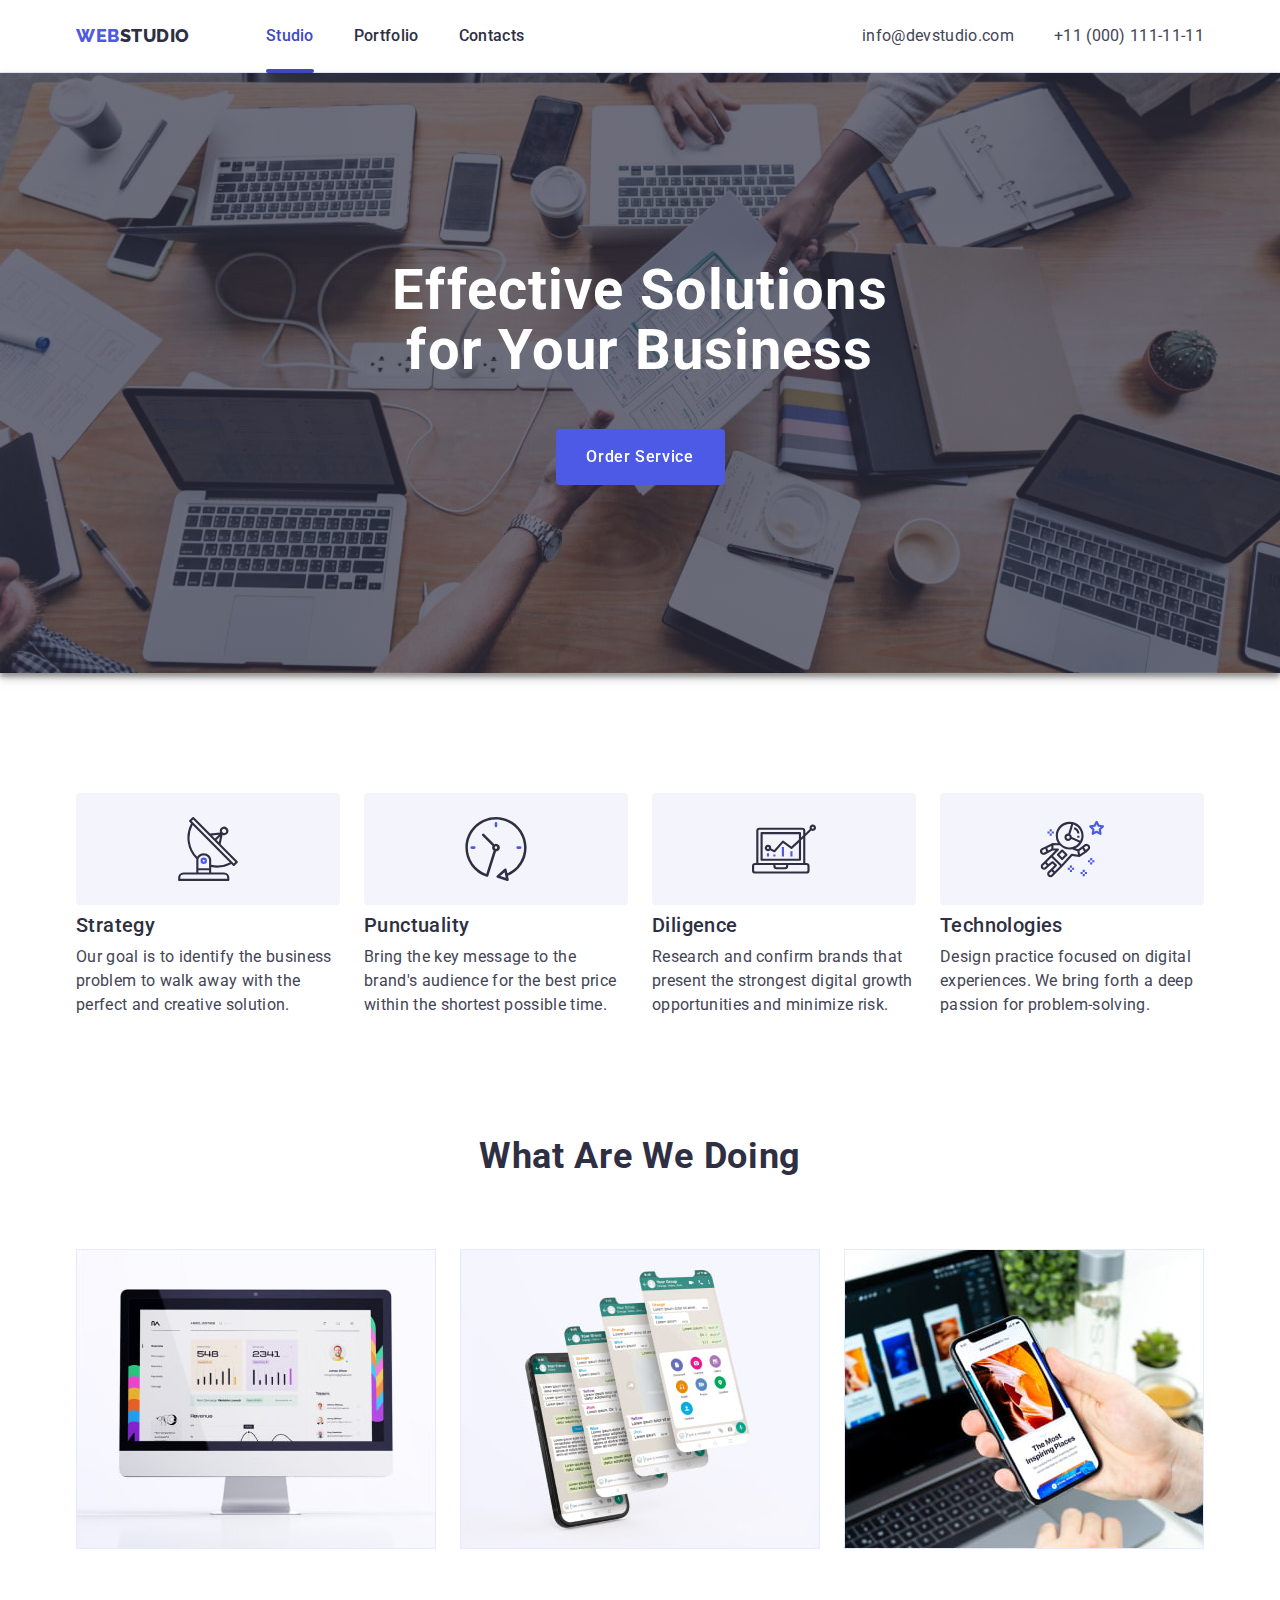
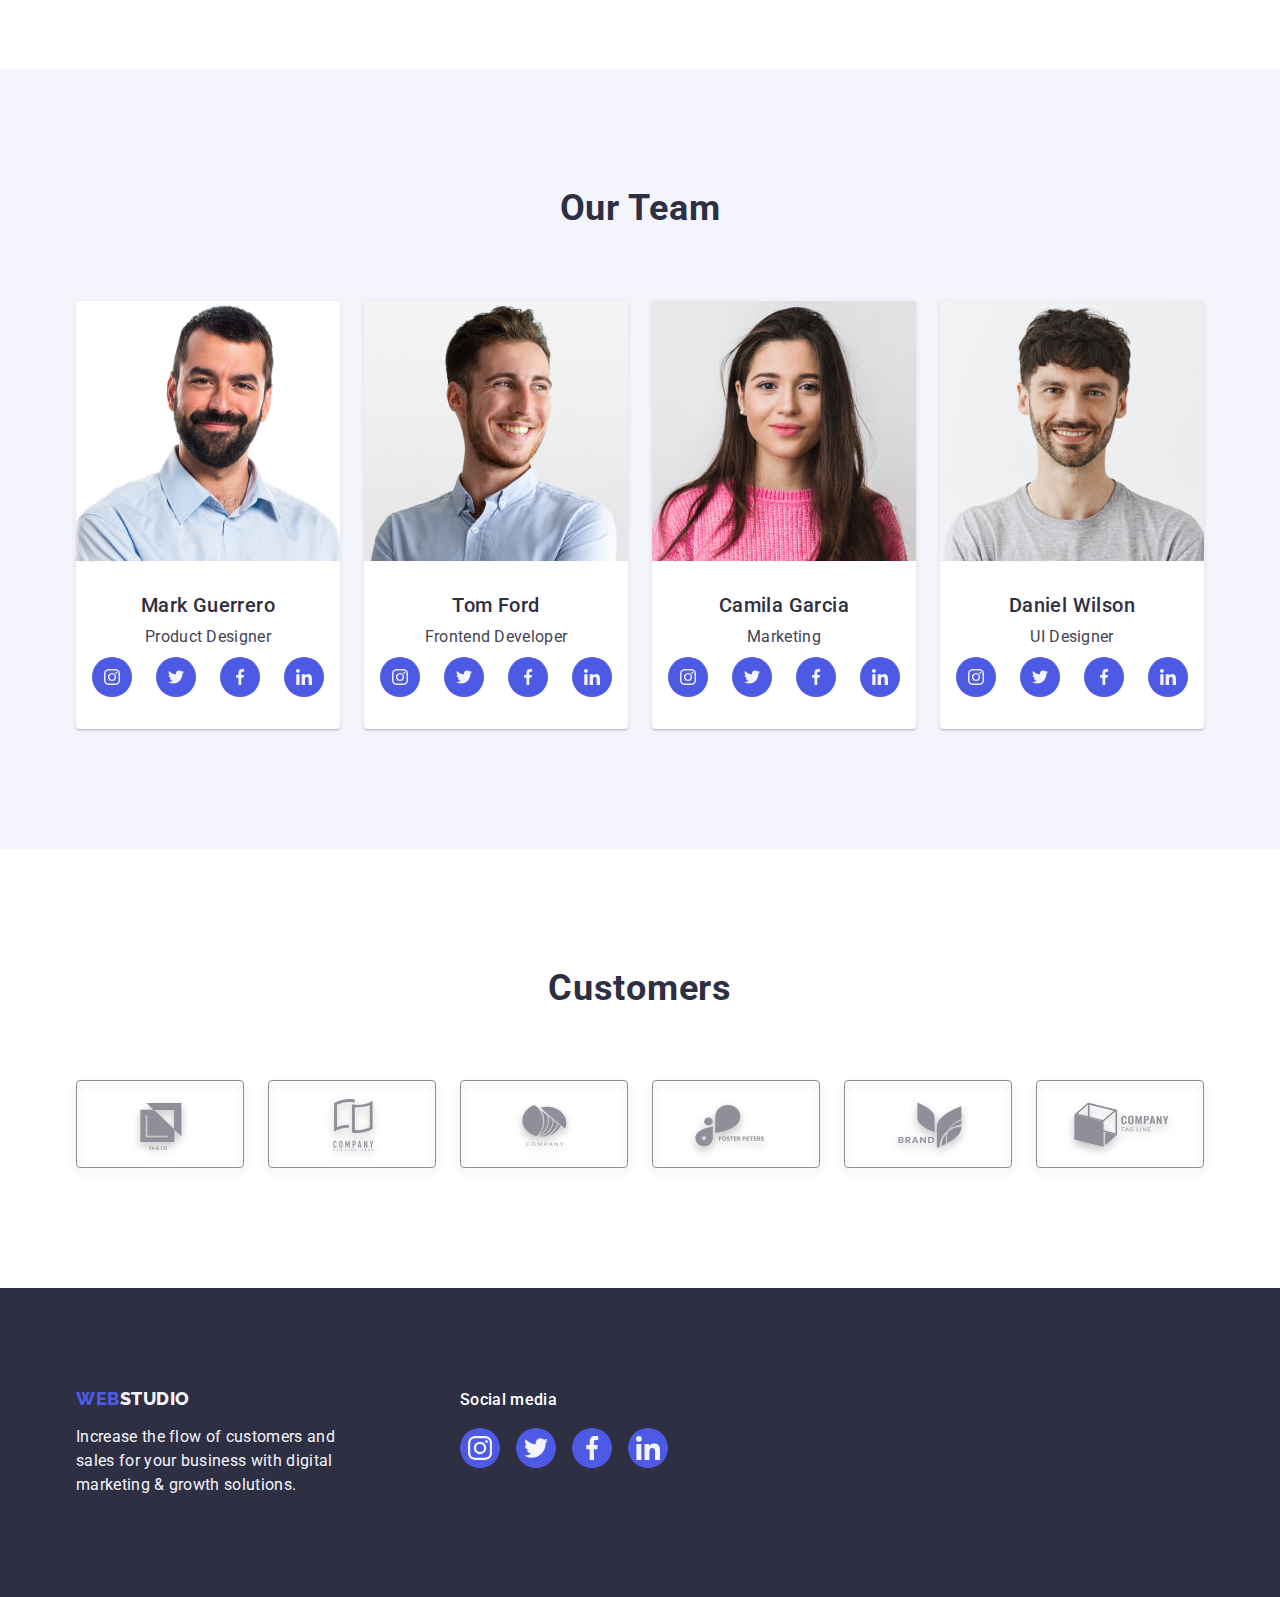
<file: index.html>
<!DOCTYPE html>
<html lang="en">
  <head>
    <meta charset="UTF-8" />
    <meta http-equiv="X-UA-Compatible" content="IE=edge" />
    <meta name="viewport" content="width=device-width, initial-scale=1.0" />
    <title>Web Studio</title>
    <!-- Fonts -->
    <link rel="preconnect" href="https://fonts.googleapis.com" />
    <link rel="preconnect" href="https://fonts.gstatic.com" crossorigin />
    <link
      href="https://fonts.googleapis.com/css2?family=Raleway:wght@800&family=Roboto:wght@400;500;700;900&display=swap"
      rel="stylesheet"
    />
    <!-- Normalize -->
    <link
      rel="stylesheet"
      href="https://cdnjs.cloudflare.com/ajax/libs/modern-normalize/1.0.0/modern-normalize.min.css"
    />
    <!-- css -->
    <link rel="stylesheet" href="css/styles.css" />
  </head>
  <body>
    <!-- header -->

    <header class="header">
      <!-- navigation -->
      <div class="container-header container">
        <nav class="header-nav">
          <a href="./index.html" class="header-nav-logo link logo"
            >Web<span class="logo-lead">Studio</span></a
          >
          <ul class="header-nav-list list">
            <li class="header-nav-item">
              <a
                href="./index.html"
                class="header-nav-link link primary-text active"
                >Studio</a
              >
            </li>
            <li class="header-nav-item">
              <a
                href="./portfolio.html"
                class="header-nav-link link primary-text"
                >Portfolio</a
              >
            </li>
            <li class="header-nav-item">
              <a href="" class="header-nav-link link primary-text">Contacts</a>
            </li>
          </ul>
        </nav>
        <!-- address -->
        <address class="header-address">
          <ul class="header-cont-list list">
            <li class="header-cont-item">
              <a
                href="mailto:info@devstudio.com"
                class="header-cont-link link primary-text"
                >info@devstudio.com</a
              >
            </li>
            <li class="header-cont-item">
              <a
                href="tel:+110001111111"
                class="header-cont-link link primary-text"
                >+11 (000) 111-11-11</a
              >
            </li>
          </ul>
        </address>
      </div>
    </header>
    <main>
      <!-- hero 1-->

      <section class="hero hero-bg">
        <div class="container">
          <h1 class="hero-title">Effective Solutions for Your Business</h1>
          <button
            type="button"
            class="hero-btn btn primary-text"
            data-modal-open
          >
            Order Service
          </button>
        </div>
      </section>

      <!-- Features 2-->

      <section class="features section">
        <div class="container">
          <h2 hidden class="features-title">Features</h2>
          <ul class="features-list list">
            <li class="features-item">
              <div class="features-icon-bg">
                <svg class="features-icon" width="64" height="64">
                  <use href="./images/icons.svg#antenna"></use>
                </svg>
              </div>
              <!-- img -->
              <h3 class="features-subtitle subtitle">Strategy</h3>
              <p class="features-desc primary-text">
                Our goal is to identify the business problem to walk away with
                the perfect and creative solution.
              </p>
            </li>
            <li class="features-item">
              <div class="features-icon-bg">
                <svg class="features-icon" width="64" height="64">
                  <use href="./images/icons.svg#clock"></use>
                </svg>
              </div>
              <!-- img -->
              <h3 class="features-subtitle subtitle">Punctuality</h3>
              <p class="features-desc primary-text">
                Bring the key message to the brand's audience for the best price
                within the shortest possible time.
              </p>
            </li>
            <li class="features-item">
              <div class="features-icon-bg">
                <svg class="features-icon" width="64" height="64">
                  <use href="./images/icons.svg#diagram"></use>
                </svg>
              </div>
              <!-- img -->
              <h3 class="features-subtitle subtitle">Diligence</h3>
              <p class="features-desc primary-text">
                Research and confirm brands that present the strongest digital
                growth opportunities and minimize risk.
              </p>
            </li>
            <li class="features-item">
              <div class="features-icon-bg">
                <svg class="features-icon" width="64" height="64">
                  <use href="./images/icons.svg#astronaut"></use>
                </svg>
              </div>
              <!-- img -->
              <h3 class="features-subtitle subtitle">Technologies</h3>
              <p class="features-desc primary-text">
                Design practice focused on digital experiences. We bring forth a
                deep passion for problem-solving.
              </p>
            </li>
          </ul>
        </div>
      </section>

      <!-- Examples 3-->

      <section class="examples section">
        <div class="container">
          <h2 class="examples-title title">What are we doing</h2>
          <ul class="examples-list list">
            <li class="examples-item">
              <img
                src="./images/wawd/img1.jpg"
                alt="img1"
                width="360"
                class="examples-img"
              />
            </li>
            <li class="examples-item">
              <img
                src="./images/wawd/img2.jpg"
                alt="img2"
                width="360"
                class="examples-img"
              />
            </li>
            <li class="examples-item">
              <img
                src="./images/wawd/img3.jpg"
                alt="img3"
                width="360"
                class="examples-img"
              />
            </li>
          </ul>
        </div>
      </section>

      <!-- Our team 4-->

      <section class="team section">
        <div class="container">
          <h2 class="team-title title">Our Team</h2>
          <ul class="team-list list">
            <li class="team-item">
              <img
                src="./images/our_team/markguerrero.jpg"
                alt="Mark Guerrero"
                width="264"
                class="team-img"
              />
              <div class="team-card">
                <h3 class="team-subtitle subtitle">Mark Guerrero</h3>
                <p class="team-desc primary-text">Product Designer</p>
                <ul class="social-list-tc list">
                  <li class="social-item">
                    <a
                      href="https://www.instagram.com/"
                      target="_blank"
                      rel="noreferer noopener"
                      class="social-team-card"
                    >
                      <svg class="social-icon" width="16" height="16">
                        <use href="./images/icons.svg#instagram"></use>
                      </svg>
                    </a>
                  </li>
                  <li class="social-item">
                    <a
                      href="https://twitter.com/"
                      target="_blank"
                      rel="noreferer noopener"
                      class="social-team-card"
                    >
                      <svg class="social-icon" width="16" height="16">
                        <use href="./images/icons.svg#twitter"></use>
                      </svg>
                    </a>
                  </li>
                  <li class="social-item">
                    <a
                      href="https://facebook.com/"
                      target="_blank"
                      rel="noreferer noopener"
                      class="social-team-card"
                    >
                      <svg class="social-icon" width="16" height="16">
                        <use href="./images/icons.svg#facebook"></use>
                      </svg>
                    </a>
                  </li>
                  <li class="social-item">
                    <a
                      href="https://linkedin.com/"
                      target="_blank"
                      rel="noreferer noopener"
                      class="social-team-card"
                    >
                      <svg class="social-icon" width="16" height="16">
                        <use href="./images/icons.svg#linkedin"></use>
                      </svg>
                    </a>
                  </li>
                </ul>
              </div>
            </li>
            <li class="team-item">
              <img
                src="./images/our_team/tomford.jpg"
                alt="Tom Ford"
                width="264"
                class="team-img"
              />
              <div class="team-card">
                <h3 class="team-subtitle subtitle">Tom Ford</h3>
                <p class="team-desc primary-text">Frontend Developer</p>
                <ul class="social-list-tc list">
                  <li class="social-item">
                    <a
                      href="https://www.instagram.com/"
                      target="_blank"
                      rel="noreferer noopener"
                      class="social-team-card"
                    >
                      <svg class="social-icon" width="16" height="16">
                        <use href="./images/icons.svg#instagram"></use>
                      </svg>
                    </a>
                  </li>
                  <li class="social-item">
                    <a
                      href="https://twitter.com/"
                      target="_blank"
                      rel="noreferer noopener"
                      class="social-team-card"
                    >
                      <svg class="social-icon" width="16" height="16">
                        <use href="./images/icons.svg#twitter"></use>
                      </svg>
                    </a>
                  </li>
                  <li class="social-item">
                    <a
                      href="https://facebook.com/"
                      target="_blank"
                      rel="noreferer noopener"
                      class="social-team-card"
                    >
                      <svg class="social-icon" width="16" height="16">
                        <use href="./images/icons.svg#facebook"></use>
                      </svg>
                    </a>
                  </li>
                  <li class="social-item">
                    <a
                      href="https://linkedin.com/"
                      target="_blank"
                      rel="noreferer noopener"
                      class="social-team-card"
                    >
                      <svg class="social-icon" width="16" height="16">
                        <use href="./images/icons.svg#linkedin"></use>
                      </svg>
                    </a>
                  </li>
                </ul>
              </div>
            </li>
            <li class="team-item">
              <img
                src="./images/our_team/camilagarcia.jpg"
                alt="Camila Garcia"
                width="264"
                class="team-img"
              />
              <div class="team-card">
                <h3 class="team-subtitle subtitle">Camila Garcia</h3>
                <p class="team-desc primary-text">Marketing</p>
                <ul class="social-list-tc list">
                  <li class="social-item">
                    <a
                      href="https://www.instagram.com/"
                      target="_blank"
                      rel="noreferer noopener"
                      class="social-team-card"
                    >
                      <svg class="social-icon" width="16" height="16">
                        <use href="./images/icons.svg#instagram"></use>
                      </svg>
                    </a>
                  </li>
                  <li class="social-item">
                    <a
                      href="https://twitter.com/"
                      target="_blank"
                      rel="noreferer noopener"
                      class="social-team-card"
                    >
                      <svg class="social-icon" width="16" height="16">
                        <use href="./images/icons.svg#twitter"></use>
                      </svg>
                    </a>
                  </li>
                  <li class="social-item">
                    <a
                      href="https://facebook.com/"
                      target="_blank"
                      rel="noreferer noopener"
                      class="social-team-card"
                    >
                      <svg class="social-icon" width="16" height="16">
                        <use href="./images/icons.svg#facebook"></use>
                      </svg>
                    </a>
                  </li>
                  <li class="social-item">
                    <a
                      href="https://linkedin.com/"
                      target="_blank"
                      rel="noreferer noopener"
                      class="social-team-card"
                    >
                      <svg class="social-icon" width="16" height="16">
                        <use href="./images/icons.svg#linkedin"></use>
                      </svg>
                    </a>
                  </li>
                </ul>
              </div>
            </li>
            <li class="team-item">
              <img
                src="./images/our_team/danielwilson.jpg"
                alt="Daniel Wilson"
                width="264"
                class="team-img"
              />
              <div class="team-card">
                <h3 class="team-subtitle subtitle">Daniel Wilson</h3>
                <p class="team-desc primary-text">UI Designer</p>
                <ul class="social-list-tc list">
                  <li class="social-item">
                    <a
                      href="https://www.instagram.com/"
                      target="_blank"
                      rel="noreferer noopener"
                      class="social-team-card"
                    >
                      <svg class="social-icon" width="16" height="16">
                        <use href="./images/icons.svg#instagram"></use>
                      </svg>
                    </a>
                  </li>
                  <li class="social-item">
                    <a
                      href="https://twitter.com/"
                      target="_blank"
                      rel="noreferer noopener"
                      class="social-team-card"
                    >
                      <svg class="social-icon" width="16" height="16">
                        <use href="./images/icons.svg#twitter"></use>
                      </svg>
                    </a>
                  </li>
                  <li class="social-item">
                    <a
                      href="https://facebook.com/"
                      target="_blank"
                      rel="noreferer noopener"
                      class="social-team-card"
                    >
                      <svg class="social-icon" width="16" height="16">
                        <use href="./images/icons.svg#facebook"></use>
                      </svg>
                    </a>
                  </li>
                  <li class="social-item">
                    <a
                      href="https://linkedin.com/"
                      target="_blank"
                      rel="noreferer noopener"
                      class="social-team-card"
                    >
                      <svg class="social-icon" width="16" height="16">
                        <use href="./images/icons.svg#linkedin"></use>
                      </svg>
                    </a>
                  </li>
                </ul>
              </div>
            </li>
          </ul>
        </div>
      </section>

      <!-- Customers 5-->

      <section class="customers section">
        <div class="container">
          <h2 class="cust-title title">Customers</h2>
          <ul class="cust-list list">
            <li class="cust-list-item">
              <a
                href=""
                target="_blank"
                rel="noreferer noopener"
                class="cust-link"
              >
                <svg class="cust-icon" width="104" height="56">
                  <use href="./images/icons.svg#cx1"></use>
                </svg>
              </a>
            </li>
            <li class="cust-list-item">
              <a
                href=""
                target="_blank"
                rel="noreferer noopener"
                class="cust-link"
              >
                <svg class="cust-icon" width="104" height="56">
                  <use href="./images/icons.svg#cx2"></use>
                </svg>
              </a>
            </li>
            <li class="cust-list-item">
              <a
                href=""
                target="_blank"
                rel="noreferer noopener"
                class="cust-link"
              >
                <svg class="cust-icon" width="104" height="56">
                  <use href="./images/icons.svg#cx3"></use>
                </svg>
              </a>
            </li>
            <li class="cust-list-item">
              <a
                href=""
                target="_blank"
                rel="noreferer noopener"
                class="cust-link"
              >
                <svg class="cust-icon" width="104" height="56">
                  <use href="./images/icons.svg#cx4"></use>
                </svg>
              </a>
            </li>
            <li class="cust-list-item">
              <a
                href=""
                target="_blank"
                rel="noreferer noopener"
                class="cust-link"
              >
                <svg class="cust-icon" width="104" height="56">
                  <use href="./images/icons.svg#cx5"></use>
                </svg>
              </a>
            </li>
            <li class="cust-list-item">
              <a
                href=""
                target="_blank"
                rel="noreferer noopener"
                class="cust-link"
              >
                <svg class="cust-icon" width="104" height="56">
                  <use href="./images/icons.svg#cx6"></use>
                </svg>
              </a>
            </li>
          </ul>
        </div>
      </section>
    </main>

    <!-- footer -->

    <footer class="footer">
      <div class="container">
        <div class="footer-flex">
          <a href="./index.html" class="footer-logo link logo"
            >Web<span class="logo-footer">Studio</span></a
          >
          <p class="footer-desc primary-text">
            Increase the flow of customers and sales for your business with
            digital marketing & growth solutions.
          </p>
        </div>
        <div class="social-media">
          <p class="social-title subtitle primary-text">Social media</p>
          <ul class="social-list list">
            <li class="social-item">
              <a
                href="https://www.instagram.com/"
                target="_blank"
                rel="noreferer noopener"
                class="social-link"
              >
                <svg class="social-icon" width="24" height="24">
                  <use href="./images/icons.svg#instagram"></use>
                </svg>
              </a>
            </li>
            <li class="social-item">
              <a
                href="https://twitter.com/"
                target="_blank"
                rel="noreferer noopener"
                class="social-link"
              >
                <svg class="social-icon" width="24" height="24">
                  <use href="./images/icons.svg#twitter"></use>
                </svg>
              </a>
            </li>
            <li class="social-item">
              <a
                href="https://facebook.com/"
                target="_blank"
                rel="noreferer noopener"
                class="social-link"
              >
                <svg class="social-icon" width="24" height="24">
                  <use href="./images/icons.svg#facebook"></use>
                </svg>
              </a>
            </li>
            <li class="social-item">
              <a
                href="https://linkedin.com/"
                target="_blank"
                rel="noreferer noopener"
                class="social-link"
              >
                <svg class="social-icon" width="24" height="24">
                  <use href="./images/icons.svg#linkedin"></use>
                </svg>
              </a>
            </li>
          </ul>
        </div>
      </div>
    </footer>

    <!-- Modal wndow -->

    <div class="backdrop is-hidden" data-modal>
      <div class="modal-window">
        <button type="button" class="button-close" data-modal-close>
          <svg class="modal-button-icon" width="8" height="8">
            <use href="./images/icons.svg#close"></use>
          </svg>
        </button>
      </div>
    </div>

    <!-- JS  -->
    <!-- hello -->
    <script src="./js-folder/modal.js"></script>
  </body>
</html>
</file>
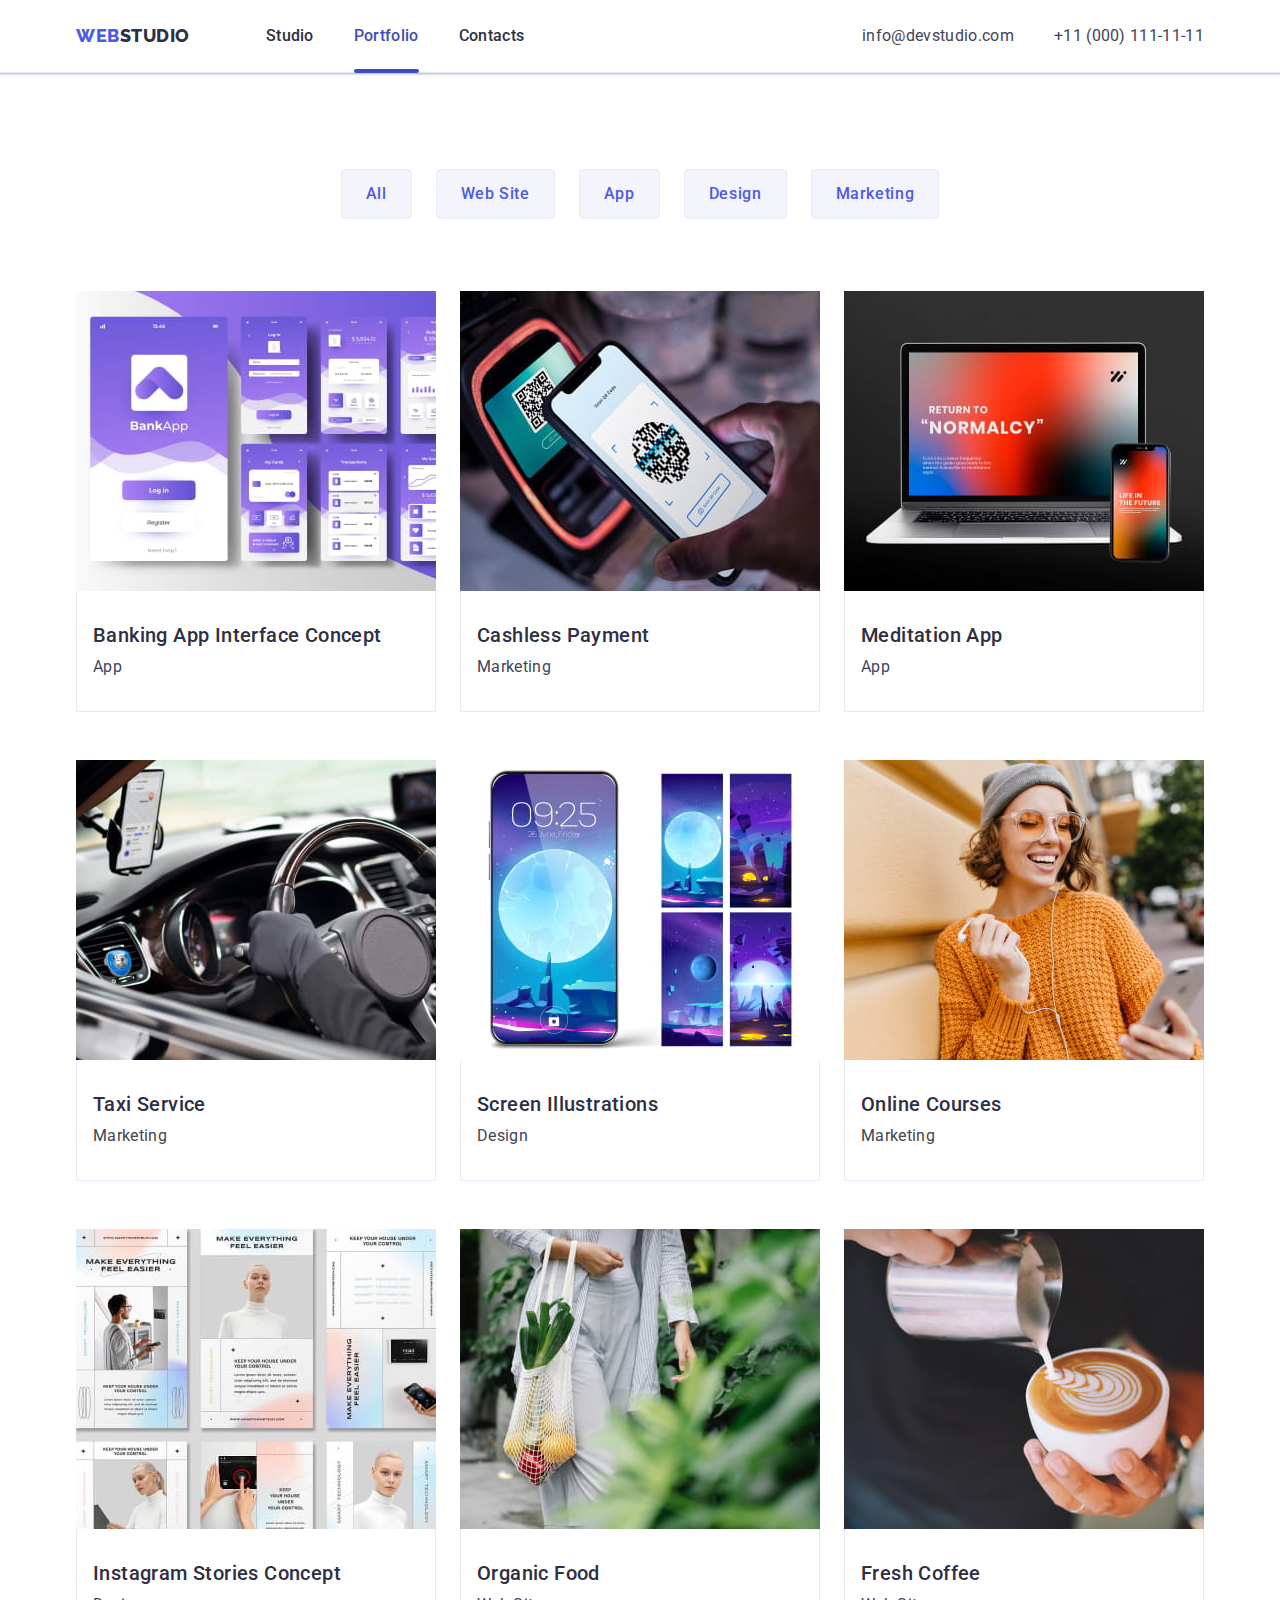
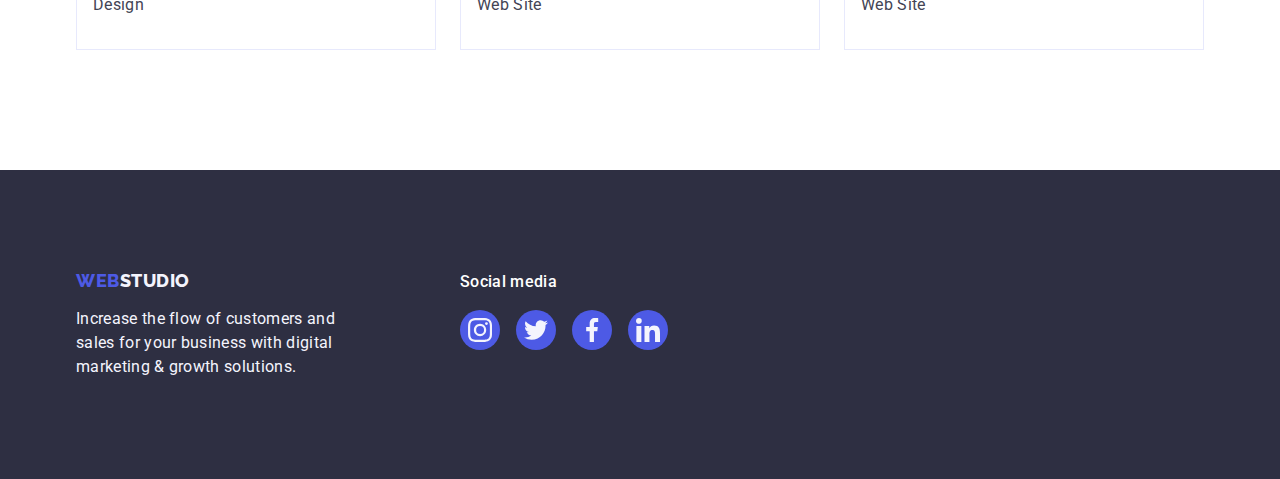
<file: portfolio.html>
<!DOCTYPE html>
<html lang="en">
  <head>
    <meta charset="UTF-8" />
    <meta http-equiv="X-UA-Compatible" content="IE=edge" />
    <meta name="viewport" content="width=device-width, initial-scale=1.0" />
    <title>Web Studio</title>
    <!-- Fonts -->
    <link rel="preconnect" href="https://fonts.googleapis.com" />
    <link rel="preconnect" href="https://fonts.gstatic.com" crossorigin />
    <link
      href="https://fonts.googleapis.com/css2?family=Raleway:wght@800&family=Roboto:wght@400;500;700;900&display=swap"
      rel="stylesheet"
    />
    <!-- Normalize -->
    <link
      rel="stylesheet"
      href="https://cdnjs.cloudflare.com/ajax/libs/modern-normalize/1.0.0/modern-normalize.min.css"
    />
    <!-- css -->
    <link rel="stylesheet" href="css/styles.css" />
  </head>
  <body>
    <!-- header -->
    <header class="header">
      <!-- navigation -->
      <div class="container-header container">
        <nav class="header-nav">
          <a href="./index.html" class="header-nav-logo link logo"
            >Web<span class="logo-lead">Studio</span></a
          >
          <ul class="header-nav-list list">
            <li class="header-nav-item">
              <a href="./index.html" class="header-nav-link link primary-text"
                >Studio</a
              >
            </li>
            <li class="header-nav-item">
              <a
                href="./portfolio.html"
                class="header-nav-link link primary-text active"
                >Portfolio</a
              >
            </li>
            <li class="header-nav-item">
              <a href="" class="header-nav-link link primary-text">Contacts</a>
            </li>
          </ul>
        </nav>
        <!-- address -->
        <address class="header-address">
          <ul class="header-cont-list list">
            <li class="header-cont-item">
              <a
                href="mailto:info@devstudio.com"
                class="header-cont-link link primary-text"
                >info@devstudio.com</a
              >
            </li>
            <li class="header-cont-item">
              <a
                href="tel:+110001111111"
                class="header-cont-link link primary-text"
                >+11 (000) 111-11-11</a
              >
            </li>
          </ul>
        </address>
      </div>
    </header>
    <main>
      <section class="portfolio section">
        <div class="container">
          <h1 hidden class="visually-hidden">Portfolio</h1>
          <ul class="portfolio-btn-items list">
            <li class="btn-item">
              <button type="button" class="portfolio-btn btn primary-text">
                All
              </button>
            </li>
            <li class="btn-item">
              <button type="button" class="portfolio-btn btn primary-text">
                Web Site
              </button>
            </li>
            <li class="btn-item">
              <button type="button" class="portfolio-btn btn primary-text">
                App
              </button>
            </li>
            <li class="btn-item">
              <button type="button" class="portfolio-btn btn primary-text">
                Design
              </button>
            </li>
            <li class="btn-item">
              <button type="button" class="portfolio-btn btn primary-text">
                Marketing
              </button>
            </li>
          </ul>

          <ul class="portfolio-list list">
            <li class="portfolio-item">
              <a href="" class="portfolio-link link">
                <div class="team-thumb">
                  <img
                    src="./images/project_cards/img-8.jpg"
                    alt="Banking App Interface Concept"
                    width="360"
                    height="300"
                    class="portfolio-img"
                  />

                  <p class="overlay-text primary-text">
                    14 Stylish and User-Friendly App Design Concepts · Task
                    Manager App · Calorie Tracker App · Exotic Fruit Ecommerce
                    App · Cloud Storage App
                  </p>
                </div>
                <div class="portfolio-card">
                  <h2 class="portfolio-subtitle subtitle">
                    Banking App Interface Concept
                  </h2>
                  <p class="portfolio-desc primary-text">App</p>
                </div>
              </a>
            </li>
            <li class="portfolio-item">
              <a href="" class="portfolio-link link">
                <div class="team-thumb">
                  <img
                    src="./images/project_cards/img-7.jpg"
                    alt="Cashless Payment"
                    width="360"
                    height="300"
                    class="portfolio-img"
                  />

                  <p class="overlay-text primary-text">
                    14 Stylish and User-Friendly App Design Concepts · Task
                    Manager App · Calorie Tracker App · Exotic Fruit Ecommerce
                    App · Cloud Storage App
                  </p>
                </div>
                <div class="portfolio-card">
                  <h2 class="portfolio-subtitle subtitle">Cashless Payment</h2>
                  <p class="portfolio-desc primary-text">Marketing</p>
                </div>
              </a>
            </li>
            <li class="portfolio-item">
              <a href="" class="portfolio-link link">
                <div class="team-thumb">
                  <img
                    src="./images/project_cards/img-6.jpg"
                    alt="Meditation App"
                    width="360"
                    height="300"
                    class="portfolio-img"
                  />

                  <p class="overlay-text primary-text">
                    14 Stylish and User-Friendly App Design Concepts · Task
                    Manager App · Calorie Tracker App · Exotic Fruit Ecommerce
                    App · Cloud Storage App
                  </p>
                </div>
                <div class="portfolio-card">
                  <h2 class="portfolio-subtitle subtitle">Meditation App</h2>
                  <p class="portfolio-desc primary-text">App</p>
                </div>
              </a>
            </li>
            <li class="portfolio-item">
              <a href="" class="portfolio-link link">
                <div class="team-thumb">
                  <img
                    src="./images/project_cards/img-5.jpg"
                    alt="Taxi Service"
                    width="360"
                    height="300"
                    class="portfolio-img"
                  />

                  <p class="overlay-text primary-text">
                    14 Stylish and User-Friendly App Design Concepts · Task
                    Manager App · Calorie Tracker App · Exotic Fruit Ecommerce
                    App · Cloud Storage App
                  </p>
                </div>
                <div class="portfolio-card">
                  <h2 class="portfolio-subtitle subtitle">Taxi Service</h2>
                  <p class="portfolio-desc primary-text">Marketing</p>
                </div>
              </a>
            </li>
            <li class="portfolio-item">
              <a href="" class="portfolio-link link">
                <div class="team-thumb">
                  <img
                    src="./images/project_cards/img-4.jpg"
                    alt="Screen Illustrations"
                    width="360"
                    height="300"
                    class="portfolio-img"
                  />

                  <p class="overlay-text primary-text">
                    14 Stylish and User-Friendly App Design Concepts · Task
                    Manager App · Calorie Tracker App · Exotic Fruit Ecommerce
                    App · Cloud Storage App
                  </p>
                </div>
                <div class="portfolio-card">
                  <h2 class="portfolio-subtitle subtitle">
                    Screen Illustrations
                  </h2>
                  <p class="portfolio-desc primary-text">Design</p>
                </div>
              </a>
            </li>
            <li class="portfolio-item">
              <a href="" class="portfolio-link link">
                <div class="team-thumb">
                  <img
                    src="./images/project_cards/img-3.jpg"
                    alt="Online Courses"
                    width="360"
                    height="300"
                    class="portfolio-img"
                  />

                  <p class="overlay-text primary-text">
                    14 Stylish and User-Friendly App Design Concepts · Task
                    Manager App · Calorie Tracker App · Exotic Fruit Ecommerce
                    App · Cloud Storage App
                  </p>
                </div>
                <div class="portfolio-card">
                  <h2 class="portfolio-subtitle subtitle">Online Courses</h2>
                  <p class="portfolio-desc primary-text">Marketing</p>
                </div>
              </a>
            </li>
            <li class="portfolio-item">
              <a href="" class="portfolio-link link">
                <div class="team-thumb">
                  <img
                    src="./images/project_cards/img-2.jpg"
                    alt="Instagram Stories Concept"
                    width="360"
                    height="300"
                    class="portfolio-img"
                  />

                  <p class="overlay-text primary-text">
                    14 Stylish and User-Friendly App Design Concepts · Task
                    Manager App · Calorie Tracker App · Exotic Fruit Ecommerce
                    App · Cloud Storage App
                  </p>
                </div>
                <div class="portfolio-card">
                  <h2 class="portfolio-subtitle subtitle">
                    Instagram Stories Concept
                  </h2>
                  <p class="portfolio-desc primary-text">Design</p>
                </div>
              </a>
            </li>
            <li class="portfolio-item">
              <a href="" class="portfolio-link link">
                <div class="team-thumb">
                  <img
                    src="./images/project_cards/img-1.jpg"
                    alt="Organic Food"
                    width="360"
                    height="300"
                    class="portfolio-img"
                  />

                  <p class="overlay-text primary-text">
                    14 Stylish and User-Friendly App Design Concepts · Task
                    Manager App · Calorie Tracker App · Exotic Fruit Ecommerce
                    App · Cloud Storage App
                  </p>
                </div>
                <div class="portfolio-card">
                  <h2 class="portfolio-subtitle subtitle">Organic Food</h2>
                  <p class="portfolio-desc primary-text">Web Site</p>
                </div>
              </a>
            </li>
            <li class="portfolio-item">
              <a href="" class="portfolio-link link">
                <div class="team-thumb">
                  <img
                    src="./images/project_cards/img.jpg"
                    alt="Fresh Coffee"
                    width="360"
                    height="300"
                    class="portfolio-img"
                  />

                  <p class="overlay-text primary-text">
                    14 Stylish and User-Friendly App Design Concepts · Task
                    Manager App · Calorie Tracker App · Exotic Fruit Ecommerce
                    App · Cloud Storage App
                  </p>
                </div>
                <div class="portfolio-card">
                  <h2 class="portfolio-subtitle subtitle">Fresh Coffee</h2>
                  <p class="portfolio-desc primary-text">Web Site</p>
                </div>
              </a>
            </li>
          </ul>
        </div>
      </section>
    </main>
    <!-- footer -->
    <footer class="footer">
      <div class="container">
        <div class="footer-flex">
          <a href="./index.html" class="footer-logo link logo active-link"
            >Web<span class="logo-footer">Studio</span></a
          >
          <p class="footer-desc primary-text">
            Increase the flow of customers and sales for your business with
            digital marketing & growth solutions.
          </p>
        </div>
        <div class="social-media">
          <p class="social-title subtitle primary-text">Social media</p>
          <ul class="social-list list">
            <li class="social-item">
              <a
                href="https://www.instagram.com/"
                target="_blank"
                rel="noreferer noopener"
                class="social-link"
              >
                <svg class="social-icon" width="24" height="24">
                  <use href="./images/icons.svg#instagram"></use>
                </svg>
              </a>
            </li>
            <li class="social-item">
              <a
                href="https://twitter.com/"
                target="_blank"
                rel="noreferer noopener"
                class="social-link"
              >
                <svg class="social-icon" width="24" height="24">
                  <use href="./images/icons.svg#twitter"></use>
                </svg>
              </a>
            </li>
            <li class="social-item">
              <a
                href="https://facebook.com/"
                target="_blank"
                rel="noreferer noopener"
                class="social-link"
              >
                <svg class="social-icon" width="24" height="24">
                  <use href="./images/icons.svg#facebook"></use>
                </svg>
              </a>
            </li>
            <li class="social-item">
              <a
                href="https://linkedin.com/"
                target="_blank"
                rel="noreferer noopener"
                class="social-link"
              >
                <svg class="social-icon" width="24" height="24">
                  <use href="./images/icons.svg#linkedin"></use>
                </svg>
              </a>
            </li>
          </ul>
        </div>
      </div>
    </footer>
  </body>
</html>
</file>
<file: css/styles.css>
:root {
  --main-text-color: #434455;
  --bg-color: #ffffff; /* Header, team card background */
  --primary-brand-color: #4d5ae5; /* CTAs Focused Active states Links */
  --pressed-state-color: #404bbf; /* CTAs */
  --dark-color: #2e2f42; /* Overlays Shadows Headings logo*/
  --light-bg-color: #f4f4fd; /* Light mode backgrounds Light mode Dialogs/alerts */
  --acccent-color: #e7e9fc; /* Accent color Hairlines Subtle backgrounds */
  --help-text-color: #8e8f99; /* Helper text Deemphasized text */
  --val-field-color: #31d0aa; /*Valid fields Success messages */
  --cont-width: 1158px;
  --gap-team-card: 24px;
}

body {
  font-family: 'Roboto', sans-serif;
  letter-spacing: 0.02em;

  color: var(--main-text-color);
  background-color: var(--bg-color);
}

h1,
h2,
h3,
h4,
h5,
h6 {
  padding: 0;
  margin: 0;
}

p,
ul {
  padding: 0;
  margin: 0;
}

img {
  display: block;
  max-width: 100%;
}

.section {
  padding: 120px 0;
}
.container {
  width: 1158px;
  padding: 0 15px;
  margin-left: auto;
  margin-right: auto;
}

.current.link {
  color: var(--pressed-state-color);
}

.link {
  text-decoration: none;
}

.list {
  list-style: none;
}

.logo {
  font-family: 'Raleway', sans-serif;
  font-weight: 800;
  font-size: 18px;
  line-height: 1.17;
  letter-spacing: 0.03em;
  text-transform: uppercase;

  color: var(--primary-brand-color);
}

.logo-lead {
  color: var(--dark-color);
}
.logo-footer {
  color: var(--light-bg-color);
}

.title {
  font-weight: 700;
  font-size: 36px;
  line-height: 1.11;
  text-align: center;
  letter-spacing: 0.02em;
  text-transform: capitalize;

  color: var(--dark-color);
}

.subtitle {
  font-weight: 500;
  font-size: 20px;
  line-height: 1.2;
  letter-spacing: 0.02em;
  text-align: center;

  color: var(--dark-color);
}

.primary-text {
  font-size: 16px;
  line-height: 1.5;

  color: var(--main-text-color);
}
.btn {
  font-family: 'Roboto', sans-serif;
  font-weight: 500;
  letter-spacing: 0.04em;

  cursor: pointer;
}

/* Header*/
.container-header {
  display: flex;
  align-items: center;
}

.header {
  border-bottom: 1px solid var(--acccent-color);
  box-shadow: 0px 2px 1px rgba(46, 47, 66, 0.08),
    0px 1px 1px rgba(46, 47, 66, 0.16), 0px 1px 6px rgba(46, 47, 66, 0.08);
}

.header-nav {
  display: flex;
  margin-right: auto;
  align-items: center;
}

.header-nav-logo {
  display: block;
  padding: 24px 0;
  margin-right: 76px;
}

.header-nav-link {
  display: block;
  padding: 24px 0;
  font-weight: 500;
  color: var(--dark-color);
  transition: color 250ms cubic-bezier(0.4, 0, 0.2, 1);
}

.header-nav-list {
  display: flex;
  gap: 40px;
}

.active {
  position: relative;
  color: var(--pressed-state-color);
}

.active::after {
  content: '';
  position: absolute;
  bottom: -1px;
  left: 0px;

  display: inline-block;
  width: 100%;
  height: 4px;

  border-radius: 2px;
  background: var(--pressed-state-color);
}

/* .header-nav-item.active::after {
  background: var(--pressed-state-color);
} */

.header-cont-list {
  display: flex;
  gap: 40px;
}

.header-cont-item {
}

.header-cont-link {
  display: block;
  padding: 24px 0;
  color: var(--main-text-color);
  transition: color 250ms cubic-bezier(0.4, 0, 0.2, 1);
}

.header-address {
  font-style: normal;
}

.header-nav-link:hover,
.header-nav-link:focus,
.header-cont-link:hover,
.header-cont-link:focus {
  color: var(--pressed-state-color);
}

/* Hero section - Studio*/

.hero {
  text-align: center;
  background-color: var(--dark-color);
  padding: 188px 0;
  box-shadow: 0px 4px 4px rgba(0, 0, 0, 0.25);
}
.hero-bg {
  background-image: linear-gradient(
      rgba(46, 47, 66, 0.7),
      rgba(46, 47, 66, 0.7)
    ),
    url(../images/hero/people_office.jpg);

  background-position: center;
  background-repeat: no-repeat;
  background-size: cover;
  max-width: 1440px;
  min-height: 480px;
  margin-right: auto;
  margin-left: auto;

  filter: drop-shadow(0px 4px 4px rgba(0, 0, 0, 0.25));
}

.hero-title {
  max-width: 496px;
  margin: 0 auto 48px;

  font-weight: 700;
  font-size: 56px;
  line-height: 1.07;

  letter-spacing: 0.02em;

  color: var(--bg-color);
}

.hero-btn {
  display: block;
  margin: auto;
  min-width: 169px;
  height: 56px;
  border-radius: 4px;
  border: none;
  color: var(--bg-color);
  background-color: var(--primary-brand-color);

  transition: background-color 250ms cubic-bezier(0.4, 0, 0.2, 1);
}

.hero-btn:hover,
.hero-btn:focus {
  background-color: var(--pressed-state-color);
}

/* Feature section - Studio*/

.features {
}

.features-title {
}

.features-list {
  display: flex;
  flex-wrap: wrap;
  gap: var(--gap-team-card);
}

.features-item {
  flex-basis: calc((100% - 3 * var(--gap-team-card)) / 4);
}

.features-subtitle {
  text-align: left;
  margin-bottom: 8px;
}

.features-desc {
}

.features-icon-bg {
  display: flex;
  justify-content: center;
  align-items: center;
  margin-bottom: 8px;
  border-radius: 4px;
  background: var(--light-bg-color);
  height: 112px;
}

.features-icon {
  margin: 0;
  width: 64px;
  height: 64px;
}

/* Examples - Studio*/

.examples {
  padding-top: 0;
}

.examples-title {
  margin-bottom: 72px;
}

.examples-list {
  display: flex;
  flex-wrap: wrap;
  gap: var(--gap-team-card);
}

.examples-item {
  flex-basis: calc((100% - 48px) / 3);
}

.examples-img {
}

/* Our Team - Studio*/

.team {
  background-color: var(--light-bg-color);
}

.team-title {
  margin-bottom: 72px;
}

.team-list {
  display: flex;
  flex-wrap: wrap;
  gap: var(--gap-team-card);
}

.team-item {
  flex-basis: calc((100% - 3 * var(--gap-team-card)) / 4);
  background-color: var(--bg-color);
  border-radius: 0px 0px 4px 4px;
  box-shadow: 0px 1px 6px rgba(46, 47, 66, 0.08),
    0px 1px 1px rgba(46, 47, 66, 0.16), 0px 2px 1px rgba(46, 47, 66, 0.08);
}

.team-card {
  padding: 32px 0px;
}

.team-img {
}

.team-subtitle {
  margin-bottom: 8px;
}

.team-desc {
  text-align: center;
  margin-bottom: 8px;
}

.social-team-card {
  display: flex;
  width: 100%;
  height: 100%;
  background-color: var(--primary-brand-color);
  border-radius: 50%;
  align-items: center;
  justify-content: center;
  transition: background-color 250ms cubic-bezier(0.4, 0, 0.2, 1);
}

.social-list-tc {
  display: flex;
  justify-content: center;
  gap: 24px;
}

.social-team-card:hover,
.social-team-card:focus {
  background-color: var(--pressed-state-color);
}

/* Customers */

.customers {
}

.cust-title {
  margin-bottom: 72px;
  line-height: 1.1;
}
.cust-list {
  display: flex;
  gap: 24px;
}
.cust-link {
  display: flex;
  align-items: center;
  justify-content: center;
  width: 100%;
  height: 100%;
  border: 1px solid var(--help-text-color);
  border-radius: 4px;
  color: var(--help-text-color);

  transition: border-color 250ms cubic-bezier(0.4, 0, 0.2, 1),
    color 250ms cubic-bezier(0.4, 0, 0.2, 1);
}

.cust-list-item {
  width: calc((100% - 120px) / 6);
  height: 88px;
  filter: drop-shadow(0px 4px 4px rgba(0, 0, 0, 0.25));
  transition: border-color 250ms cubic-bezier(0.4, 0, 0.2, 1),
      color 250ms cubic-bezier(0.4, 0, 0.2, 1);
}
.cust-icon {
  fill: currentColor;
  
}

.cust-link:hover,
.cust-link:focus {
  border-color: var(--pressed-state-color);
  color: var(--pressed-state-color);
}

.cust-icon:hover,
.cust-icon:focus {
  fill: currentColor;
}

/* Footer */

.footer {
  padding: 100px 0;
  background-color: var(--dark-color);
}

footer .container {
  display: flex;
  align-items: baseline;
}

.footer-flex {
  margin-right: 120px;
}

.footer-logo {
  display: inline-block;
  margin-bottom: 16px;
}

.footer-desc {
  width: 264px;
  color: var(--light-bg-color);
}

.social-title {
  text-align: left;
  margin-bottom: 16px;
  color: var(--bg-color);
}

.social-list {
  display: flex;
  gap: 16px;
}

.social-item {
  width: 40px;
  height: 40px;
}

.social-link {
  display: flex;
  justify-content: center;
  align-items: center;
  width: 100%;
  height: 100%;

  background-color: var(--primary-brand-color);
  border-radius: 50%;

  transition: background-color 250ms cubic-bezier(0.4, 0, 0.2, 1);
}

.social-icon {
  margin: 0;
  fill: var(--light-bg-color);
}

.social-link:hover,
.social-link:focus {
  background-color: var(--val-field-color);
}
/* main - portfolio */

.portfolio {
  padding-top: 96px;
}

.portfolio-btn-items {
  display: flex;
  gap: var(--gap-team-card);
  margin-bottom: 72px;
  justify-content: center;
}

.btn-item {
}

.portfolio-btn {
  padding: 12px 24px;
  color: var(--primary-brand-color);
  background-color: var(--light-bg-color);
  border: 1px solid var(--acccent-color);
  border-radius: 4px;

      transition: color 250ms cubic-bezier(0.4, 0, 0.2, 1),
          background-color 250ms cubic-bezier(0.4, 0, 0.2, 1),
          border-color 250ms cubic-bezier(0.4, 0, 0.2, 1),
          box-shadow 250ms cubic-bezier(0.4, 0, 0.2, 1);
        
}

.portfolio-list {
  display: flex;
  flex-wrap: wrap;
  column-gap: var(--gap-team-card);
  row-gap: calc(2 * var(--gap-team-card));
}

.portfolio-item {
  width: calc((100% - 48px) / 3);
}

.portfolio-card {
  padding: 32px 16px;
  border: 1px solid var(--acccent-color);
  border-top: none;
}

.portfolio-link {
  display: block;

  transition: box-shadow 250ms cubic-bezier(0.4, 0, 0.2, 1);
}

.portfolio-img {
  position: relative;
}

.portfolio-subtitle {
  text-align: left;
  margin-bottom: 8px;
}

.portfolio-desc {
  text-align: left;
  
}

.portfolio-btn:hover,
.portfolio-btn:focus {
  color: var(--bg-color);
  background-color: var(--pressed-state-color);
  border: 1px solid transparent;
  box-shadow: 0px 3px 1px rgba(0, 0, 0, 0.1), 0px 2px 1px rgba(0, 0, 0, 0.08),
    0px 2px 2px rgba(0, 0, 0, 0.12);

}

.portfolio-link:hover,
.portfolio-link:focus {
  box-shadow: 0px 1px 6px rgba(46, 47, 66, 0.08),
    0px 1px 1px rgba(46, 47, 66, 0.16), 0px 2px 1px rgba(46, 47, 66, 0.08);
    transform: translateY(0%);
    transform: translateY(0%);
}

.team-thumb {
  position: relative;

  overflow: hidden;
}
.overlay-text {
  position: absolute;
  top: 0;
  left: 0;
  transform: translateY(100%);
  width: 100%;
  height: 100%;
  padding: 40px 32px;
  background-color: var(--primary-brand-color);
  letter-spacing: 0.02em;
    color: var(--light-bg-color);

  transition: transform 250ms cubic-bezier(0.4, 0, 0.2, 1);
}

.portfolio-link:hover .overlay-text,
.portfolio-link:focus .overlay-text {
  transform: translateY(0);
}

/* Modal window */
.backdrop {
  position: fixed;
  top: 0;
  left: 0;
  width: 100%;
  height: 100%;

  background: rgba(46, 47, 66, 0.4);

  visibility: visible;
  opacity: 1;
  pointer-events: initial;
  transition: opacity 250ms cubic-bezier(0.4, 0, 0.2, 1), visibility 250ms cubic-bezier(0.4, 0, 0.2, 1);
}

.modal-window {
  position: absolute;
  top: calc(50%);
  left: calc(50%);
  transform: translate(-50%, -50%) scale(1);
  width: 408px;
  min-height: 576px;

  background: #fcfcfc;
  box-shadow: 0px 1px 1px rgba(0, 0, 0, 0.14), 0px 1px 3px rgba(0, 0, 0, 0.12),
    0px 2px 1px rgba(0, 0, 0, 0.2);
  border-radius: 4px;

  
  transition: transform 250ms cubic-bezier(0.4, 0, 0.2, 1);

}

.button-close {
  position: absolute;
  right: 24px;
  top: 24px;
  width: 24px;
  height: 24px;
  padding: 0;

  background: #e7e9fc;
  border: 1px solid rgba(0, 0, 0, 0.1);
  border-radius: 50%;

  display: flex;
  justify-content: center;
  align-items: center;

  cursor: pointer;

  transition: background-color 250ms cubic-bezier(0.4, 0, 0.2, 1), border 250ms cubic-bezier(0.4, 0, 0.2, 1);
}
.modal-button-icon {
  fill: var(--dark-color);
  transition: fill 250ms cubic-bezier(0.4, 0, 0.2, 1);
}

.backdrop.is-hidden {
  visibility: hidden;
  opacity: 0;
  pointer-events:none;
}

.backdrop.is-hidden .modal-window {

  opacity: 0;
  transform: translateX(-50%) translateY(-70%);
}

.button-close:hover,
.button-close:focus {
  background-color: var(--pressed-state-color);
  border: none;
}

.button-close:hover .modal-button-icon,
.button-close:focus .modal-button-icon {
  fill: var(--bg-color)
  }
</file>
